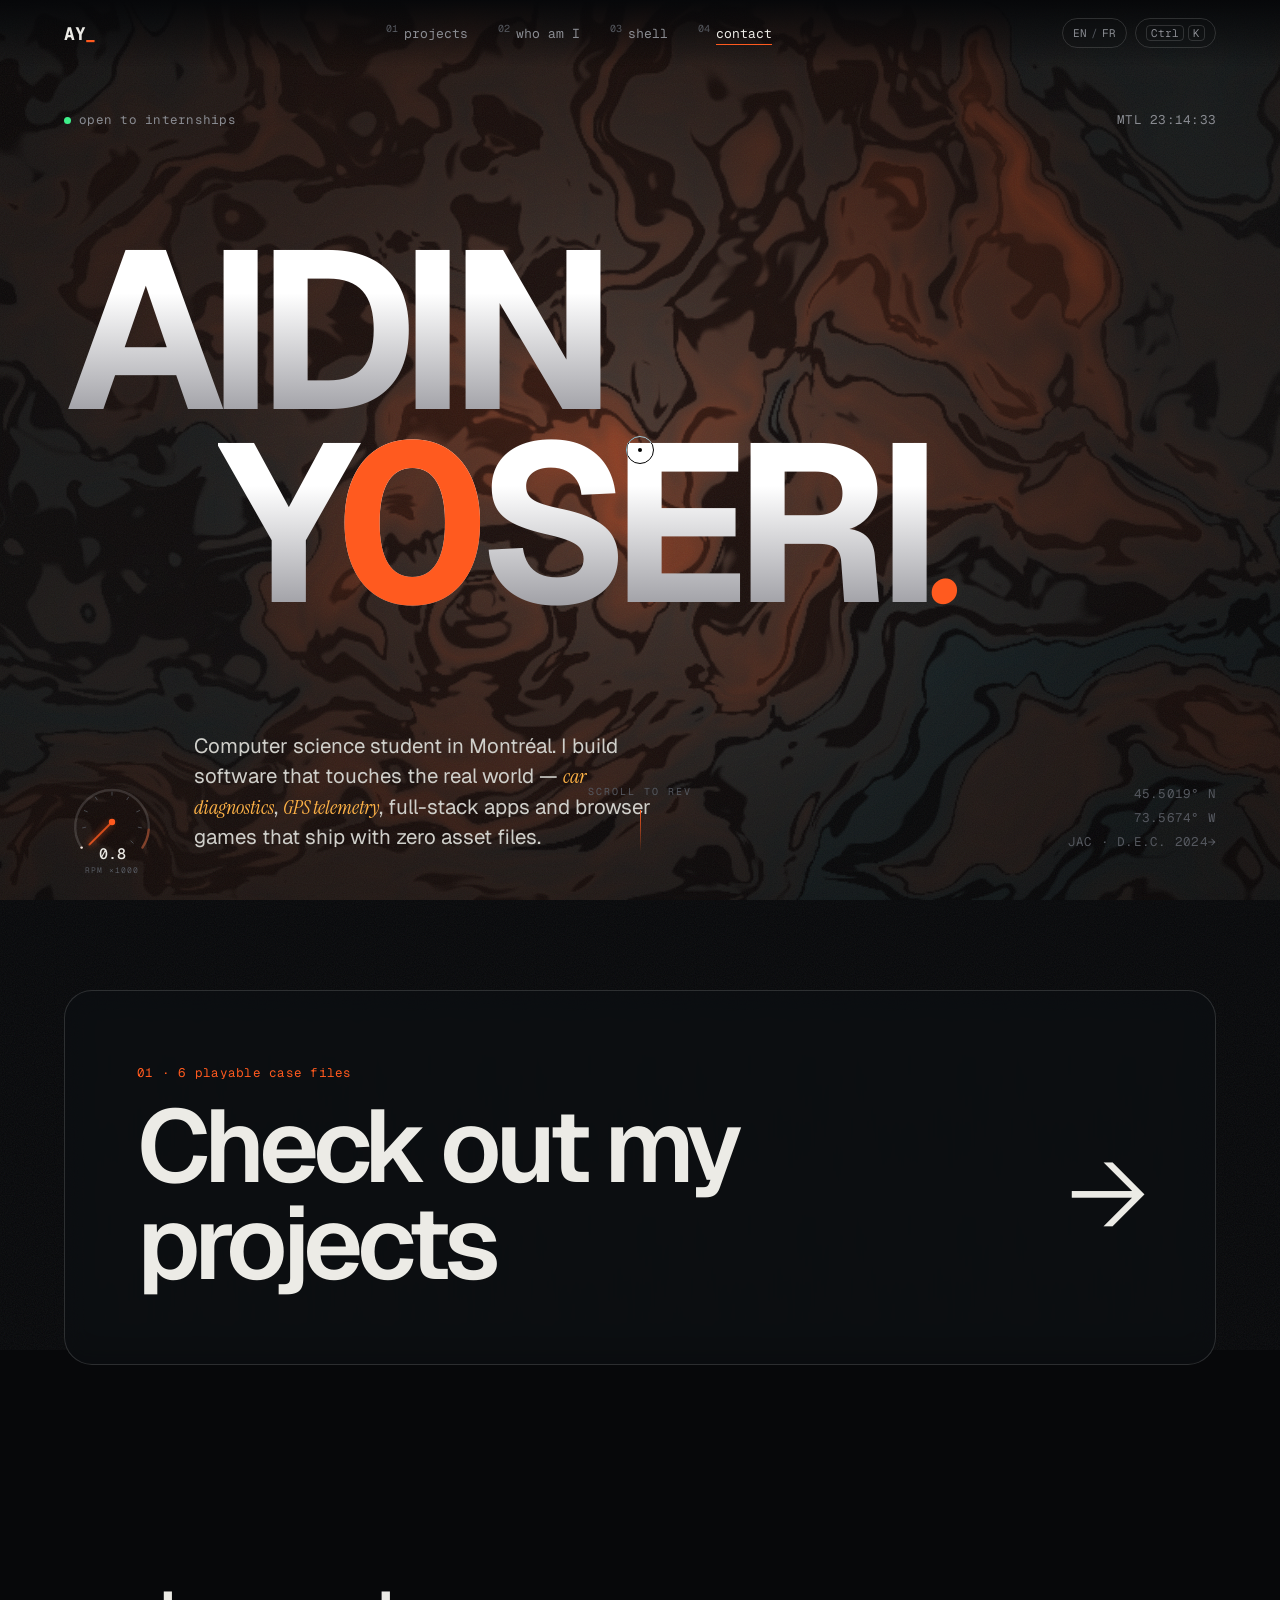
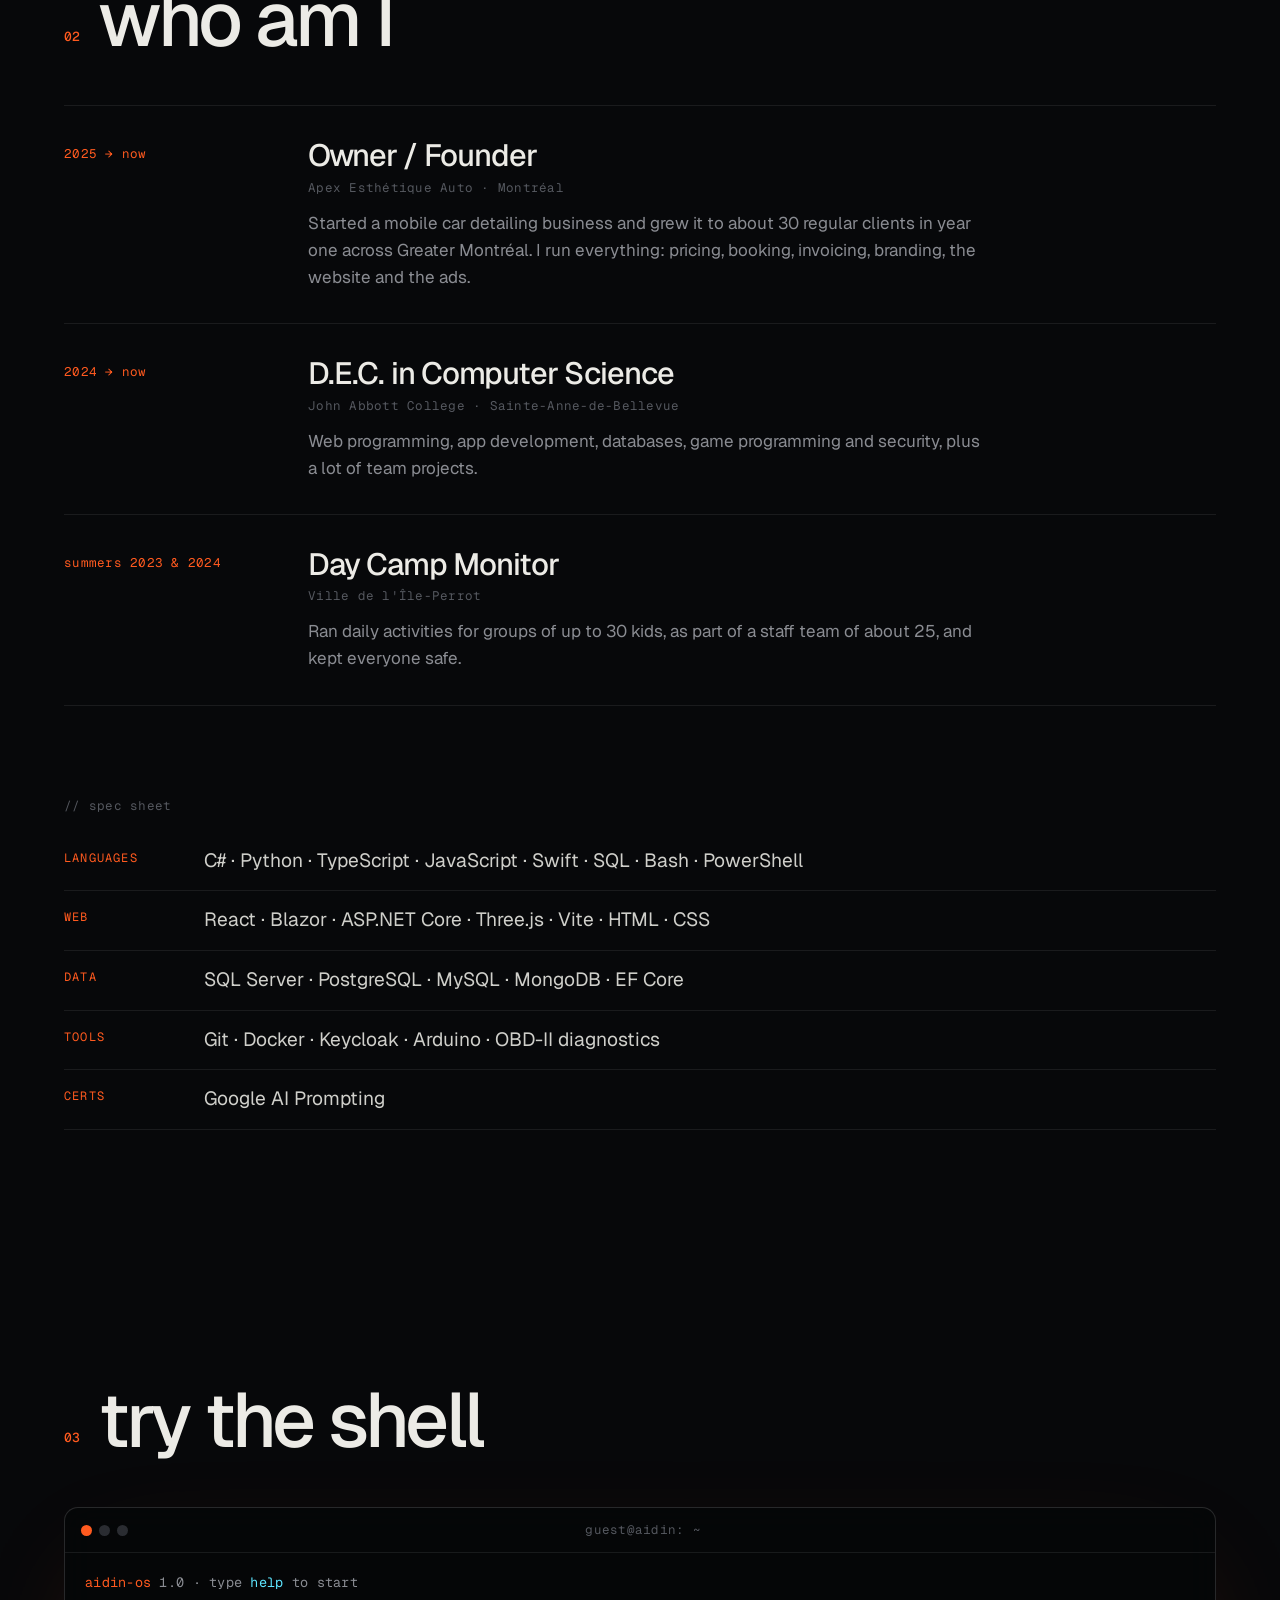
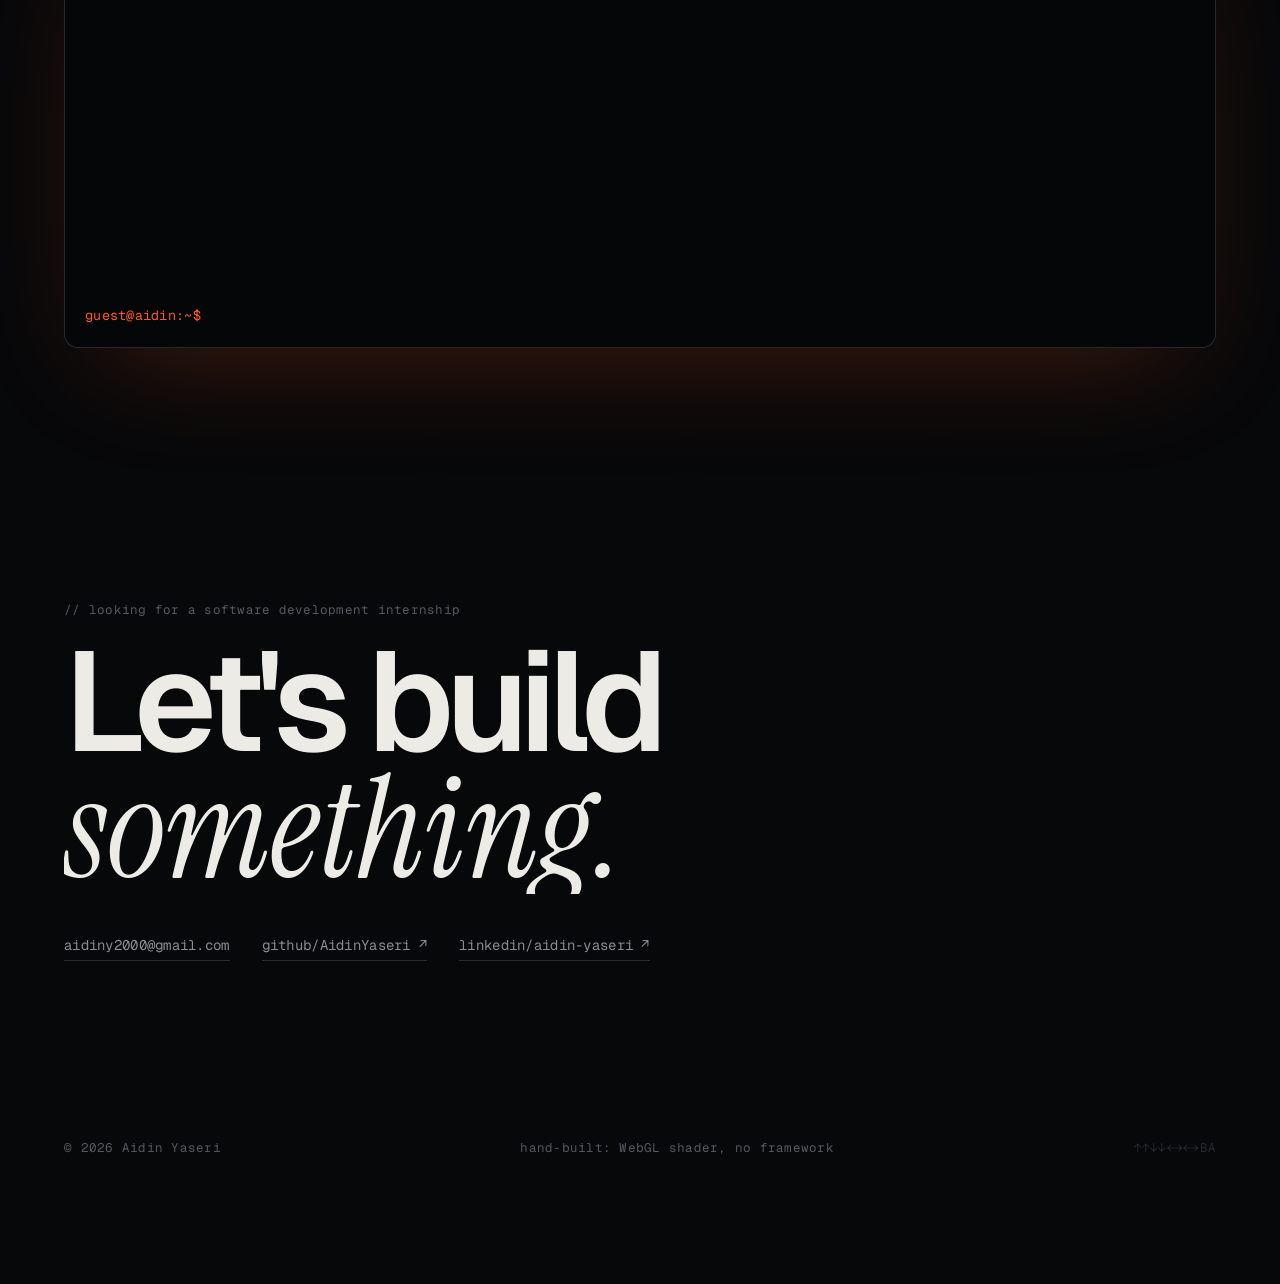
<file: index.html>
<!doctype html>
<html lang="en">
<head>
<meta charset="utf-8">
<meta name="viewport" content="width=device-width, initial-scale=1">
<title>Aidin Yaseri — Software Developer</title>
<meta name="description" content="Aidin Yaseri: computer science student in Montréal building web apps, iOS telemetry, browser games and car diagnostic tools.">
<meta name="theme-color" content="#07080a">
<link rel="icon" href="data:image/svg+xml,%3Csvg xmlns='http://www.w3.org/2000/svg' viewBox='0 0 32 32'%3E%3Crect width='32' height='32' rx='6' fill='%2307080a'/%3E%3Ctext x='16' y='22' font-family='monospace' font-size='16' font-weight='700' fill='%23ff5a1f' text-anchor='middle'%3EAY%3C/text%3E%3C/svg%3E">
<link rel="preconnect" href="https://fonts.googleapis.com">
<link rel="preconnect" href="https://fonts.gstatic.com" crossorigin>
<link href="https://fonts.googleapis.com/css2?family=Geist:wght@300..800&family=Geist+Mono:wght@400..700&family=Instrument+Serif:ital@0;1&display=swap" rel="stylesheet">
<link rel="stylesheet" href="style.css">
</head>
<body>

<!-- ============ BOOT: OBD-style scan ============ -->
<div id="boot" aria-hidden="true">
  <pre id="boot-log"></pre>
  <div class="boot-bar"><span></span></div>
  <p class="boot-skip">press any key to skip</p>
</div>

<canvas id="gl" aria-hidden="true"></canvas>
<div class="grain" aria-hidden="true"></div>
<div id="cursor" aria-hidden="true"><span></span></div>

<!-- ============ HUD ============ -->
<header class="hud">
  <a href="#top" class="hud-logo" aria-label="Home">AY<span>_</span></a>
  <nav class="hud-nav" aria-label="Sections">
    <a href="project.html"><span>01</span><i data-i18n="nav.work">projects</i></a>
    <a href="#log"><span>02</span><i data-i18n="nav.log">who am I</i></a>
    <a href="#shell"><span>03</span><i data-i18n="nav.shell">shell</i></a>
    <a href="#contact"><span>04</span><i data-i18n="nav.contact">contact</i></a>
  </nav>
  <div class="hud-right">
    <button class="chip" id="lang" aria-label="Switch language">EN<b>/</b>FR</button>
    <button class="chip" id="cmdk-open" aria-label="Open command palette"><kbd>Ctrl</kbd><kbd>K</kbd></button>
  </div>
</header>

<!-- scroll tachometer -->
<div class="tach" aria-hidden="true">
  <svg viewBox="0 0 120 120">
    <path class="tach-track" d="M 22 92 A 46 46 0 1 1 98 92"/>
    <path class="tach-red" d="M 22 92 A 46 46 0 1 1 98 92"/>
    <path class="tach-fill" d="M 22 92 A 46 46 0 1 1 98 92"/>
    <g class="tach-ticks"></g>
    <line class="tach-needle" x1="60" y1="60" x2="60" y2="20"/>
    <circle cx="60" cy="60" r="4" fill="var(--hot)"/>
  </svg>
  <div class="tach-read"><b id="rpm">0</b><small>rpm ×1000</small></div>
</div>

<main id="top">

<!-- ============ HERO ============ -->
<section class="hero">
  <div class="hero-meta mono">
    <span><i class="dot"></i><span data-i18n="hero.status">open to internships</span></span>
    <span id="clock">MTL --:--:--</span>
  </div>

  <h1 class="hero-name">
    <span class="line"><span class="scramble" data-text="AIDIN">AIDIN</span></span>
    <span class="line indent"><span class="scramble" data-text="YASERI">YASERI</span><em class="serif">.</em></span>
  </h1>

  <div class="hero-foot">
    <p class="hero-lede" data-i18n="hero.lede">Computer science student in Montréal. I build software that touches the real world — <em class="serif">car diagnostics</em>, <em class="serif">GPS telemetry</em>, full-stack apps and browser games that ship with zero asset files.</p>
    <div class="hero-coords mono">
      <span>45.5019° N</span><span>73.5674° W</span><span>JAC · D.E.C. 2024→</span>
    </div>
  </div>

  <a href="#work" class="scroll-cue mono"><span data-i18n="hero.scroll">scroll to rev</span> <i></i></a>
</section>

<!-- ============ PROJECTS (own page) ============ -->
<section id="work" class="section work-cta">
  <a class="proj-cta" href="project.html">
    <span class="mono pc-k" data-i18n="cta.k">01 · 6 playable case files</span>
    <span class="pc-t"><span data-i18n="cta.t">Check out my projects</span> <b>→</b></span>
  </a>
</section>

<!-- ============ LOG ============ -->
<section id="log" class="section">
  <h2 class="sec-head"><span class="mono">02</span><span data-i18n="log.title">who am I</span></h2>

  <ol class="timeline">
    <li class="reveal">
      <span class="t-when mono" data-i18n="log.1.when">2025 → now</span>
      <div>
        <h3 data-i18n="log.1.role">Owner / Founder</h3>
        <p class="t-where mono">Apex Esthétique Auto · Montréal</p>
        <p data-i18n="log.1.body">Started a mobile car detailing business and grew it to about 30 regular clients in year one across Greater Montréal. I run everything: pricing, booking, invoicing, branding, the website and the ads.</p>
      </div>
    </li>
    <li class="reveal">
      <span class="t-when mono" data-i18n="log.2.when">2024 → now</span>
      <div>
        <h3 data-i18n="log.2.role">D.E.C. in Computer Science</h3>
        <p class="t-where mono">John Abbott College · Sainte-Anne-de-Bellevue</p>
        <p data-i18n="log.2.body">Web programming, app development, databases, game programming and security, plus a lot of team projects.</p>
      </div>
    </li>
    <li class="reveal">
      <span class="t-when mono" data-i18n="log.3.when">summers 2023 & 2024</span>
      <div>
        <h3 data-i18n="log.3.role">Day Camp Monitor</h3>
        <p class="t-where mono">Ville de l'Île-Perrot</p>
        <p data-i18n="log.3.body">Ran daily activities for groups of up to 30 kids, as part of a staff team of about 25, and kept everyone safe.</p>
      </div>
    </li>
  </ol>

  <div class="stack reveal">
    <h3 class="mono" data-i18n="stack.title">// spec sheet</h3>
    <table>
      <tr><th data-i18n="stack.lang">languages</th><td>C# · Python · TypeScript · JavaScript · Swift · SQL · Bash · PowerShell</td></tr>
      <tr><th data-i18n="stack.web">web</th><td>React · Blazor · ASP.NET Core · Three.js · Vite · HTML · CSS</td></tr>
      <tr><th data-i18n="stack.data">data</th><td>SQL Server · PostgreSQL · MySQL · MongoDB · EF Core</td></tr>
      <tr><th data-i18n="stack.tools">tools</th><td>Git · Docker · Keycloak · Arduino · OBD-II diagnostics</td></tr>
      <tr><th data-i18n="stack.cert">certs</th><td>Google AI Prompting</td></tr>
    </table>
  </div>
</section>

<!-- ============ SHELL ============ -->
<section id="shell" class="section">
  <h2 class="sec-head"><span class="mono">03</span><span data-i18n="shell.title">try the shell</span></h2>
  <div class="term reveal" id="term">
    <div class="term-bar mono"><i></i><i></i><i></i><span>guest@aidin: ~</span></div>
    <div class="term-out mono" id="term-out" aria-live="polite"></div>
    <label class="term-in mono"><span class="prompt">guest@aidin:~$</span><input id="term-input" autocomplete="off" spellcheck="false" aria-label="Terminal input"></label>
  </div>
</section>

<!-- ============ CONTACT ============ -->
<section id="contact" class="section contact">
  <p class="mono contact-pre" data-i18n="contact.pre">// looking for a software development internship</p>
  <a class="contact-big" href="mailto:aidiny2000@gmail.com" id="mail">
    <span data-i18n="contact.big">Let's build</span> <em class="serif" data-i18n="contact.em">something.</em>
  </a>
  <div class="contact-links mono">
    <a href="mailto:aidiny2000@gmail.com">aidiny2000@gmail.com</a>
    <a href="https://github.com/AidinYaseri" target="_blank" rel="noopener">github/AidinYaseri ↗</a>
    <a href="https://www.linkedin.com/in/aidin-yaseri/" target="_blank" rel="noopener">linkedin/aidin-yaseri ↗</a>
  </div>
  <footer class="mono">
    <span>© <span id="year">2026</span> Aidin Yaseri</span>
    <span data-i18n="footer.built">hand-built: WebGL shader, no framework</span>
    <span class="hint">↑↑↓↓←→←→BA</span>
  </footer>
</section>

</main>

<!-- ============ COMMAND PALETTE ============ -->
<dialog id="cmdk" aria-label="Command palette">
  <input id="cmdk-input" placeholder="Type a command…" autocomplete="off" spellcheck="false">
  <ul id="cmdk-list" role="listbox"></ul>
  <p class="mono cmdk-foot">↑↓ navigate · ↵ run · esc close</p>
</dialog>

<script src="main.js" type="module"></script>
</body>
</html>
</file>
<file: style.css>
/* ============================================================
   Aidin Yaseri — portfolio
   instrument-cluster dark, redline orange, telemetry cyan
   ============================================================ */

@property --a { syntax: "<angle>"; initial-value: 0deg; inherits: false; }
@property --p { syntax: "<number>"; initial-value: 0; inherits: true; }

:root {
  --bg: #07080a;
  --bg2: #0d0f13;
  --line: rgba(255,255,255,.08);
  --line2: rgba(255,255,255,.14);
  --fg: #ecebe6;
  --dim: #8a8c92;
  --mute: #55585f;
  --hot: #ff5a1f;
  --hot2: #ffb347;
  --cool: #5ee6ff;
  --sans: "Geist", ui-sans-serif, system-ui, sans-serif;
  --mono: "Geist Mono", ui-monospace, "Cascadia Code", monospace;
  --serif: "Instrument Serif", Georgia, serif;
  --pad: clamp(20px, 5vw, 72px);
  --ease: cubic-bezier(.2,.8,.2,1);
}

*, *::before, *::after { box-sizing: border-box; }
html { scroll-behavior: smooth; scrollbar-color: var(--mute) var(--bg); }
body {
  margin: 0; background: var(--bg); color: var(--fg);
  font: 400 17px/1.6 var(--sans);
  -webkit-font-smoothing: antialiased;
  overflow-x: hidden;
}
body.booting { overflow: hidden; }
::selection { background: var(--hot); color: #000; }
a { color: inherit; text-decoration: none; }
.mono { font-family: var(--mono); font-size: 12.5px; letter-spacing: .02em; }
.serif { font-family: var(--serif); font-style: italic; font-weight: 400; letter-spacing: 0; }
em.serif { color: var(--hot2); }
button { font: inherit; color: inherit; background: none; border: 0; cursor: pointer; }
:focus-visible { outline: 1px solid var(--hot); outline-offset: 3px; }

/* ---------- background layers ---------- */
#gl { position: fixed; inset: 0; width: 100%; height: 100%; z-index: -2; display: block; }
.grain {
  position: fixed; inset: -50%; z-index: -1; pointer-events: none; opacity: .07;
  background-image: url("data:image/svg+xml,%3Csvg xmlns='http://www.w3.org/2000/svg' width='160' height='160'%3E%3Cfilter id='n'%3E%3CfeTurbulence type='fractalNoise' baseFrequency='.9' numOctaves='3' stitchTiles='stitch'/%3E%3C/filter%3E%3Crect width='100%25' height='100%25' filter='url(%23n)'/%3E%3C/svg%3E");
  animation: grain 1s steps(6) infinite;
}
@keyframes grain { 0%{transform:translate(0,0)} 25%{transform:translate(-3%,2%)} 50%{transform:translate(2%,-4%)} 75%{transform:translate(-1%,3%)} 100%{transform:translate(3%,1%)} }

/* ---------- boot ---------- */
#boot {
  position: fixed; inset: 0; z-index: 100; background: var(--bg);
  display: grid; place-content: center; gap: 18px; padding: var(--pad);
  transition: clip-path .9s var(--ease);
  clip-path: inset(0 0 0 0);
}
#boot.done { clip-path: inset(0 0 100% 0); }
#boot-log { margin: 0; font: 13px/1.7 var(--mono); color: var(--dim); min-height: 13.6em; width: min(560px, 86vw); white-space: pre-wrap; }
#boot-log .ok { color: var(--cool); } #boot-log .hot { color: var(--hot); }
.boot-bar { height: 2px; background: var(--line); width: min(560px, 86vw); overflow: hidden; }
.boot-bar span { display: block; height: 100%; width: 0; background: var(--hot); box-shadow: 0 0 12px var(--hot); transition: width .2s; }
.boot-skip { margin: 0; font: 11px var(--mono); color: var(--mute); text-transform: uppercase; letter-spacing: .2em; }

/* ---------- cursor ---------- */
#cursor { position: fixed; left: 0; top: 0; z-index: 90; pointer-events: none; mix-blend-mode: difference; }
#cursor span {
  position: absolute; width: 28px; height: 28px; margin: -14px 0 0 -14px;
  border: 1px solid #fff; border-radius: 50%;
  transition: width .25s var(--ease), height .25s var(--ease), margin .25s var(--ease), background .25s;
}
#cursor::after { content:""; position:absolute; width:4px; height:4px; margin:-2px 0 0 -2px; background:#fff; border-radius:50%; }
#cursor.big span { width: 64px; height: 64px; margin: -32px 0 0 -32px; background: #fff; }
@media (hover: none), (pointer: coarse) { #cursor { display: none; } }
@media (hover: hover) and (pointer: fine) { body, a, button { cursor: none; } input { cursor: text; } }

/* ---------- HUD ---------- */
.hud {
  position: fixed; inset: 0 0 auto 0; z-index: 50;
  display: flex; align-items: center; justify-content: space-between; gap: 16px;
  padding: 18px var(--pad);
  background: linear-gradient(var(--bg) 0%, transparent 100%);
}
.hud-logo { font: 700 18px var(--mono); letter-spacing: -.02em; }
.hud-logo span { color: var(--hot); animation: blink 1.1s steps(1) infinite; }
@keyframes blink { 50% { opacity: 0; } }
.hud-nav { display: flex; gap: clamp(10px, 2.4vw, 30px); font: 13px var(--mono); }
.hud-nav a { display: flex; gap: 6px; color: var(--dim); transition: color .2s; }
.hud-nav a span { color: var(--mute); font-size: 10px; translate: 0 -3px; }
.hud-nav a i { font-style: normal; position: relative; }
.hud-nav a i::after { content:""; position:absolute; left:0; right:0; bottom:-3px; height:1px; background:var(--hot); scale:0 1; transform-origin:left; transition: scale .3s var(--ease); }
.hud-nav a:hover, .hud-nav a.on { color: var(--fg); }
.hud-nav a:hover i::after, .hud-nav a.on i::after { scale: 1 1; }
.hud-right { display: flex; gap: 8px; }
.chip { font: 11px var(--mono); padding: 6px 10px; border: 1px solid var(--line2); border-radius: 999px; color: var(--dim); display: flex; gap: 4px; align-items: center; transition: border-color .2s, color .2s; backdrop-filter: blur(8px); }
.chip:hover { color: var(--fg); border-color: var(--hot); }
.chip b { color: var(--mute); font-weight: 400; }
kbd { font: inherit; padding: 0 4px; border: 1px solid var(--line2); border-radius: 4px; }
@media (max-width: 760px) { .hud-nav { display: none; } }

/* ---------- tachometer ---------- */
.tach { position: fixed; left: var(--pad); bottom: 22px; z-index: 40; width: 96px; pointer-events: none; }
.tach svg { width: 96px; overflow: visible; }
.tach path { fill: none; stroke-width: 3; stroke-linecap: round; }
.tach-track { stroke: var(--line2); }
.tach-red { stroke: var(--hot); stroke-dasharray: 0 175 50 999; opacity: .35; }
.tach-fill { stroke: var(--fg); stroke-dasharray: calc(var(--p) * 225) 999; }
.tach-ticks line { stroke: var(--mute); stroke-width: 1; }
.tach-needle { stroke: var(--hot); stroke-width: 2; stroke-linecap: round; transform-origin: 60px 60px; transform: rotate(calc(-135deg + var(--p) * 270deg)); filter: drop-shadow(0 0 4px var(--hot)); }
.tach-read { position: absolute; left: 0; right: 0; top: 70px; text-align: center; font: 10px var(--mono); color: var(--mute); }
.tach-read b { display: block; font-size: 15px; color: var(--fg); font-weight: 500; }
.tach-read small { font-size: 8px; letter-spacing: .12em; text-transform: uppercase; }
.tach.redline .tach-read b { color: var(--hot); }
@media (max-width: 1100px) { .tach { display: none; } }

/* ---------- layout ---------- */
main { position: relative; }
.section { padding: clamp(90px, 14vh, 160px) var(--pad); max-width: 1400px; margin: 0 auto; }
.sec-head {
  display: flex; align-items: baseline; gap: 18px; margin: 0 0 48px;
  font: 500 clamp(36px, 6vw, 84px)/1 var(--sans); letter-spacing: -.045em;
}
.sec-head .mono { font-size: 13px; color: var(--hot); letter-spacing: 0; translate: 0 -.4em; }
.sec-sub { color: var(--mute); margin: -32px 0 36px; }

/* ---------- hero ---------- */
.hero {
  min-height: 100svh; padding: 110px var(--pad) 48px;
  display: grid; grid-template-rows: auto 1fr auto; position: relative;
}
.hero-meta { display: flex; justify-content: space-between; color: var(--dim); }
.hero-meta > span { display: flex; align-items: center; gap: 8px; }
.dot { width: 7px; height: 7px; border-radius: 50%; background: #3ef08a; box-shadow: 0 0 0 0 #3ef08a88; animation: ping 2s infinite; }
@keyframes ping { 70% { box-shadow: 0 0 0 9px #3ef08a00; } 100% { box-shadow: 0 0 0 0 #3ef08a00; } }
.hero-name {
  align-self: center; margin: 0;
  font: 700 clamp(64px, 17.5vw, 300px)/.82 var(--sans); letter-spacing: -.065em;
  text-transform: uppercase;
}
.hero-name .line { display: block; overflow: hidden; padding-bottom: .04em; }
.hero-name .line > * { display: inline-block; }
.hero-name .indent { padding-left: 12vw; }
.hero-name em.serif { text-transform: none; color: var(--hot); font-size: 1.1em; line-height: 0; }
.scramble { background: linear-gradient(180deg, #fff 30%, #9a9aa0); -webkit-background-clip: text; background-clip: text; color: transparent; }
.scramble .gl { color: var(--hot); -webkit-text-fill-color: var(--hot); }
.hero-ready .hero-name .line > * { animation: rise 1.1s var(--ease) both; }
.hero-ready .hero-name .line:nth-child(2) > * { animation-delay: .08s; }
@keyframes rise { from { transform: translateY(105%); } }
.hero-foot { display: flex; justify-content: space-between; align-items: end; gap: 32px; flex-wrap: wrap; }
.hero-lede { max-width: 34ch; margin: 0; font-size: clamp(18px, 1.6vw, 23px); line-height: 1.45; color: #cfcfca; }
.hero-coords { display: grid; gap: 4px; color: var(--mute); text-align: right; }
.scroll-cue { position: absolute; left: 50%; bottom: 48px; translate: -50% 0; color: var(--mute); display: flex; flex-direction: column; align-items: center; gap: 10px; text-transform: uppercase; letter-spacing: .2em; font-size: 10px; }
.scroll-cue i { width: 1px; height: 42px; background: linear-gradient(var(--hot), transparent); animation: drip 1.8s var(--ease) infinite; transform-origin: top; }
@keyframes drip { 0% { scale: 1 0; } 50% { scale: 1 1; } 100% { scale: 1 1; opacity: 0; } }
@media (max-width: 1100px) { .scroll-cue { display: none; } }
@media (max-width: 760px) { .hero-coords { text-align: left; } }
/* keep the tach clear of the hero lede on wide screens */
@media (min-width: 1101px) { .hero-lede { margin-left: 130px; } }

/* ---------- reveal (scroll-driven where supported) ---------- */
.reveal { opacity: 0; translate: 0 40px; transition: opacity .9s var(--ease), translate .9s var(--ease); }
.reveal.in { opacity: 1; translate: 0 0; }
@supports (animation-timeline: view()) {
  .reveal { opacity: 1; translate: none; transition: none; animation: reveal linear both; animation-timeline: view(); animation-range: entry 0% cover 30%; }
  @keyframes reveal { from { opacity: 0; translate: 0 60px; filter: blur(6px); } }
}

/* ---------- about ---------- */
.about-grid { display: grid; grid-template-columns: 1.3fr 1fr; gap: 56px 72px; }
.about-big { grid-column: 1 / -1; margin: 0; font: 400 clamp(26px, 3.4vw, 50px)/1.15 var(--sans); letter-spacing: -.03em; max-width: 24ch; }
.about-copy p { margin: 0 0 1em; color: var(--dim); max-width: 52ch; }
.about-copy strong { color: var(--fg); font-weight: 500; }
.stats { display: grid; grid-template-columns: 1fr 1fr; margin: 0; border-top: 1px solid var(--line); }
.stats div { padding: 20px 0; border-bottom: 1px solid var(--line); }
.stats div:nth-child(odd) { border-right: 1px solid var(--line); padding-right: 16px; }
.stats div:nth-child(even) { padding-left: 20px; }
.stats dt { font: 11px var(--mono); color: var(--mute); text-transform: uppercase; letter-spacing: .08em; }
.stats dd { margin: 6px 0 0; font: 500 52px/1 var(--sans); letter-spacing: -.05em; }
.stats dd small { font: 11px var(--mono); color: var(--hot); margin-left: 8px; letter-spacing: .05em; }
@media (max-width: 860px) { .about-grid { grid-template-columns: 1fr; } }

/* ---------- bento ---------- */
.bento { display: grid; grid-template-columns: repeat(4, 1fr); grid-auto-rows: minmax(300px, auto); grid-auto-flow: dense; gap: 14px; }
.c-xl { grid-column: span 2; grid-row: span 2; }
.c-tall { grid-row: span 2; }
.c-wide { grid-column: span 2; }
.c-full { grid-column: 1 / -1; flex-direction: row-reverse; min-height: 240px; }
.c-full .card-body { flex: 1; align-self: end; max-width: 520px; }
.c-full .card-art { flex: 1.4; }
@media (max-width: 640px) { .c-full { flex-direction: column; } }
@media (max-width: 1100px) { .bento { grid-template-columns: repeat(2, 1fr); } .c-tall { grid-row: span 1; } }
@media (max-width: 640px) { .bento { grid-template-columns: 1fr; } .c-xl, .c-wide { grid-column: auto; grid-row: auto; } }

.card {
  --mx: 50%; --my: 50%; --rx: 0deg; --ry: 0deg;
  position: relative; isolation: isolate; overflow: hidden;
  display: flex; flex-direction: column;
  border-radius: 18px; background: rgba(13,15,19,.72);
  border: 1px solid var(--line);
  transform: perspective(900px) rotateX(var(--rx)) rotateY(var(--ry));
  transition: transform .5s var(--ease), border-color .3s;
  backdrop-filter: blur(14px);
}
.card:hover { transition: transform .08s linear, border-color .3s; }
/* spotlight that follows the pointer */
.card::before {
  content: ""; position: absolute; inset: 0; z-index: -1; opacity: 0; transition: opacity .3s;
  background: radial-gradient(420px circle at var(--mx) var(--my), rgba(255,90,31,.16), transparent 60%);
}
/* rotating conic border */
.card::after {
  content: ""; position: absolute; inset: 0; border-radius: inherit; padding: 1px; opacity: 0; transition: opacity .3s;
  background: conic-gradient(from var(--a), transparent 0 70%, var(--hot) 85%, var(--cool) 95%, transparent);
  -webkit-mask: linear-gradient(#000 0 0) content-box, linear-gradient(#000 0 0); -webkit-mask-composite: xor; mask-composite: exclude;
  animation: spin 4s linear infinite;
}
@keyframes spin { to { --a: 360deg; } }
.card:hover::before, .card:hover::after { opacity: 1; }
.card-art { flex: 1; min-height: 130px; position: relative; overflow: hidden; }
.card-body { padding: 22px 24px 24px; }
.card-top { display: flex; justify-content: space-between; gap: 10px; color: var(--mute); font-size: 11px; margin-bottom: 10px; }
.card-top .live { color: #3ef08a; }
.card h3 { margin: 0 0 8px; font: 600 24px/1.1 var(--sans); letter-spacing: -.03em; }
.c-xl h3 { font-size: clamp(30px, 3.2vw, 48px); }
.card p { margin: 0; color: var(--dim); font-size: 15px; line-height: 1.55; }
.langbar { display: flex; height: 4px; border-radius: 4px; overflow: hidden; margin-top: 18px; gap: 2px; }
.langbar i { display: block; height: 100%; }
.langkey { display: flex; flex-wrap: wrap; gap: 4px 12px; margin-top: 8px; font: 10px var(--mono); color: var(--mute); }
.langkey span::before { content: ""; display: inline-block; width: 6px; height: 6px; border-radius: 50%; background: var(--c); margin-right: 5px; }

/* card art */
.art-battery { display: grid; place-items: center; background: radial-gradient(circle at 50% 120%, rgba(255,90,31,.22), transparent 60%); }
.phone { width: 150px; aspect-ratio: 9/18; border: 2px solid #2a2c31; border-radius: 26px; background: #050506; display: grid; place-content: center; justify-items: center; gap: 8px; box-shadow: 0 30px 80px -20px rgba(255,90,31,.45); transition: transform .6s var(--ease); }
.card:hover .phone { transform: translateY(-8px) rotate(-3deg); }
.phone b { font: 600 44px var(--mono); color: var(--hot); letter-spacing: -.05em; animation: flicker 3.2s infinite; }
.phone small { font: 9px var(--mono); color: var(--mute); text-transform: uppercase; letter-spacing: .14em; }
.phone-bat { width: 44px; height: 20px; border: 2px solid var(--mute); border-radius: 4px; padding: 2px; position: relative; }
.phone-bat::after { content:""; position:absolute; right:-6px; top:5px; width:3px; height:6px; background:var(--mute); border-radius:0 2px 2px 0; }
.phone-bat span { display:block; width: 8%; height: 100%; background: var(--hot); border-radius: 1px; }
@keyframes flicker { 0%,100%{opacity:1} 92%{opacity:1} 93%{opacity:.2} 94%{opacity:1} 96%{opacity:.4} 97%{opacity:1} }

.art-tracky { padding: 26px 24px 0; display: flex; flex-direction: column; justify-content: space-between; background: linear-gradient(180deg, transparent, rgba(94,230,255,.06)); }
.gauge-read b { display: block; font: 600 64px/1 var(--mono); letter-spacing: -.06em; color: var(--fg); }
.gauge-read small { color: var(--cool); }
.speedline { width: 100%; }
.speedline path { fill: none; stroke: var(--cool); stroke-width: 2; stroke-dasharray: 260; stroke-dashoffset: 260; filter: drop-shadow(0 0 6px var(--cool)); transition: stroke-dashoffset 1.6s var(--ease); }
.card:hover .speedline path, .speedline.in path { stroke-dashoffset: 0; }

.art-arch { display: flex; align-items: center; justify-content: center; gap: 0; padding: 20px; flex-wrap: wrap; }
.art-arch span { padding: 8px 12px; border: 1px solid var(--line2); border-radius: 8px; color: var(--dim); font-size: 11px; background: var(--bg2); }
.art-arch i { width: 26px; height: 1px; background: repeating-linear-gradient(90deg, var(--hot) 0 4px, transparent 4px 8px); background-size: 16px 1px; animation: flow .6s linear infinite; }
@keyframes flow { to { background-position: 16px 0; } }

.art-obd { display: flex; flex-direction: column; align-items: flex-start; justify-content: center; gap: 6px; padding: 24px; font-size: 13px; }
.art-obd span { color: var(--hot); padding-left: 16px; position: relative; }
.art-obd span::before { content: "!"; position: absolute; left: 0; color: var(--hot); }
.art-obd span.ok { color: #3ef08a; } .art-obd span.ok::before { content: "✓"; color: #3ef08a; }

.art-fin { display: flex; align-items: flex-end; gap: 8px; padding: 24px 24px 0; }
.art-fin i { flex: 1; height: var(--h); background: linear-gradient(var(--hot2), transparent); border-radius: 4px 4px 0 0; opacity: .7; transform-origin: bottom; transition: scale .6s var(--ease); scale: 1 .5; }
.card:hover .art-fin i { scale: 1 1; }
.art-fin i:nth-child(2n) { transition-delay: .05s; } .art-fin i:nth-child(3n) { transition-delay: .1s; }

.art-park { display: grid; grid-template-columns: repeat(4, 1fr); gap: 8px; padding: 24px; align-content: center; }
.art-park i { height: 44px; border: 1px dashed var(--line2); border-radius: 6px; background: rgba(255,90,31,.12); }
.art-park i.f { background: rgba(62,240,138,.14); border-color: rgba(62,240,138,.5); animation: pulse 2.4s infinite; }
@keyframes pulse { 50% { background: rgba(62,240,138,.04); } }

.art-score { display: flex; align-items: center; justify-content: center; gap: 14px; font-size: 64px; color: var(--fg); }
.art-score b { font-weight: 600; } .art-score span { color: var(--hot); animation: blink 1s steps(1) infinite; }

.art-map { background-image: linear-gradient(var(--line) 1px, transparent 1px), linear-gradient(90deg, var(--line) 1px, transparent 1px); background-size: 22px 22px; }
.art-map i { position: absolute; left: var(--x); top: var(--y); width: 10px; height: 10px; border-radius: 50%; background: var(--cool); box-shadow: 0 0 0 0 var(--cool); animation: ping2 2.4s infinite; }
.art-map i:nth-child(2) { animation-delay: .6s; } .art-map i:nth-child(3) { animation-delay: 1.2s; } .art-map i:nth-child(4) { animation-delay: 1.8s; }
@keyframes ping2 { 70% { box-shadow: 0 0 0 16px transparent; } }

/* ---------- timeline ---------- */
.timeline { list-style: none; margin: 0 0 90px; padding: 0; border-top: 1px solid var(--line); }
.timeline li { display: grid; grid-template-columns: 220px 1fr; gap: 24px; padding: 32px 0; border-bottom: 1px solid var(--line); position: relative; }
.timeline li::before { content: ""; position: absolute; left: 0; top: -1px; height: 1px; width: 0; background: var(--hot); transition: width .8s var(--ease); }
.timeline li:hover::before { width: 100%; }
.timeline li { padding-right: 72px; transition: padding-left .5s var(--ease); }
.timeline li::after {
  content: "→"; position: absolute; right: 8px; top: 50%;
  font: 300 clamp(28px, 3vw, 44px)/1 var(--sans); color: var(--hot);
  opacity: 0; transform: translate(-24px, -50%); transition: opacity .35s var(--ease), transform .5s var(--ease);
}
.timeline li:hover::after { opacity: 1; transform: translate(0, -50%); }
@media (hover: hover) { .timeline li:hover { padding-left: 10px; } }
.t-when { color: var(--hot); padding-top: 6px; }
.timeline h3 { margin: 0; font: 500 clamp(22px, 2.4vw, 32px)/1.15 var(--sans); letter-spacing: -.03em; }
.t-where { color: var(--mute); margin: 4px 0 12px; }
.timeline p:last-child { margin: 0; color: var(--dim); max-width: 62ch; }
@media (max-width: 700px) { .timeline li { grid-template-columns: 1fr; gap: 6px; } }

.stack h3 { color: var(--mute); font-weight: 400; margin: 0 0 16px; }
.stack table { width: 100%; border-collapse: collapse; }
.stack th, .stack td { text-align: left; padding: 14px 0; border-bottom: 1px solid var(--line); vertical-align: top; }
.stack th { font: 400 12px var(--mono); color: var(--hot); width: 140px; text-transform: uppercase; letter-spacing: .1em; padding-top: 18px; }
.stack td { font-size: clamp(16px, 1.5vw, 20px); color: #cfcfca; }

/* ---------- terminal ---------- */
.term { border: 1px solid var(--line2); border-radius: 14px; background: rgba(5,6,8,.85); backdrop-filter: blur(16px); overflow: hidden; box-shadow: 0 40px 120px -40px rgba(255,90,31,.25); }
.term-bar { display: flex; align-items: center; gap: 7px; padding: 12px 16px; border-bottom: 1px solid var(--line); color: var(--mute); }
.term-bar i { width: 11px; height: 11px; border-radius: 50%; background: #2a2c31; }
.term-bar i:first-child { background: var(--hot); }
.term-bar span { margin-left: auto; margin-right: auto; translate: -24px 0; }
.term-out { padding: 18px 20px 0; height: 340px; overflow-y: auto; white-space: pre-wrap; color: var(--dim); font-size: 13.5px; line-height: 1.65; }
.term-out .c { color: var(--fg); } .term-out .h { color: var(--hot); } .term-out .k { color: var(--cool); } .term-out a { color: var(--cool); text-decoration: underline; text-underline-offset: 3px; }
.term-in { display: flex; gap: 10px; padding: 12px 20px 18px; font-size: 13.5px; }
.prompt { color: var(--hot); white-space: nowrap; }
.term-in input { flex: 1; background: none; border: 0; outline: 0; color: var(--fg); font: inherit; caret-color: var(--hot); }

/* ---------- contact ---------- */
.contact { min-height: 90svh; display: flex; flex-direction: column; justify-content: center; }
.contact-pre { color: var(--mute); margin: 0 0 18px; }
.contact-big {
  font: 600 clamp(52px, 11vw, 190px)/.9 var(--sans); letter-spacing: -.06em; display: inline-block; width: fit-content;
  background: linear-gradient(90deg, var(--fg) 0 50%, var(--hot) 50% 100%); background-size: 200% 100%; background-position: 0 0;
  -webkit-background-clip: text; background-clip: text; color: transparent; transition: background-position .7s var(--ease);
}
.contact-big .serif { -webkit-text-fill-color: transparent; }
.contact-big:hover { background-position: -100% 0; }
.contact-links { display: flex; flex-wrap: wrap; gap: 12px 32px; margin-top: 40px; font-size: 14px; }
.contact-links a { color: var(--dim); border-bottom: 1px solid var(--line2); padding-bottom: 4px; transition: color .2s, border-color .2s; }
.contact-links a:hover { color: var(--fg); border-color: var(--hot); }
footer { display: flex; justify-content: space-between; gap: 16px; flex-wrap: wrap; margin-top: auto; padding-top: 120px; color: var(--mute); }
footer .hint { opacity: .4; }

/* ---------- command palette ---------- */
#cmdk { width: min(560px, 92vw); padding: 0; border: 1px solid var(--line2); border-radius: 14px; background: rgba(13,15,19,.96); color: var(--fg); box-shadow: 0 40px 120px rgba(0,0,0,.6); margin-top: 14vh; }
#cmdk::backdrop { background: rgba(0,0,0,.55); backdrop-filter: blur(4px); }
#cmdk[open] { animation: pop .25s var(--ease); }
@keyframes pop { from { opacity: 0; transform: translateY(-10px) scale(.98); } }
#cmdk-input { width: 100%; padding: 18px 20px; background: none; border: 0; border-bottom: 1px solid var(--line); color: var(--fg); font: 16px var(--sans); outline: 0; }
#cmdk-list { list-style: none; margin: 0; padding: 8px; max-height: 320px; overflow-y: auto; }
#cmdk-list li { display: flex; justify-content: space-between; padding: 10px 12px; border-radius: 8px; color: var(--dim); font-size: 14px; }
#cmdk-list li small { font: 11px var(--mono); color: var(--mute); }
#cmdk-list li[aria-selected="true"] { background: rgba(255,90,31,.12); color: var(--fg); }
#cmdk-list li[aria-selected="true"] small { color: var(--hot); }
.cmdk-foot { margin: 0; padding: 10px 20px; border-top: 1px solid var(--line); color: var(--mute); font-size: 11px; }

/* ---------- redline mode (konami) ---------- */
body.redline { --hot: #ff1f3d; --hot2: #ff6b81; --cool: #ff9a1f; }
body.redline .hero-name { animation: shake .12s 10; }
@keyframes shake { 50% { transform: translate(2px, -2px); } }

/* ---------- view transition for language switch ---------- */
::view-transition-old(root) { animation: .35s var(--ease) both vt-out; }
::view-transition-new(root) { animation: .35s var(--ease) both vt-in; }
@keyframes vt-out { to { opacity: 0; filter: blur(8px); } }
@keyframes vt-in { from { opacity: 0; filter: blur(8px); } }

@media (prefers-reduced-motion: reduce) {
  *, *::before, *::after { animation-duration: .001ms !important; animation-iteration-count: 1 !important; transition-duration: .001ms !important; }
  .reveal { opacity: 1 !important; translate: none !important; filter: none !important; }
  .grain { display: none; }
}

/* ---------- projects call-to-action (projects live on project.html) ---------- */
.work-cta { padding-top: clamp(60px, 10vh, 120px); padding-bottom: clamp(60px, 10vh, 120px); }
.proj-cta {
  position: relative; isolation: isolate; overflow: hidden; display: flex; flex-direction: column; gap: 14px;
  padding: clamp(32px, 6vw, 72px); border-radius: 28px; border: 1px solid var(--line2);
  background: rgba(13,15,19,.6); backdrop-filter: blur(14px);
  transition: border-color .35s, transform .5s var(--ease);
}
.proj-cta::before { content: ""; position: absolute; inset: 0; z-index: -1; background: linear-gradient(100deg, var(--hot), var(--hot2)); transform: translateX(-101%); transition: transform .7s var(--ease); }
.proj-cta:hover { border-color: var(--hot); transform: translateY(-4px); }
.proj-cta:hover::before { transform: translateX(0); }
.pc-k { color: var(--hot); transition: color .4s; }
.pc-t { display: flex; justify-content: space-between; align-items: center; gap: 24px; font: 600 clamp(40px, 8vw, 128px)/.95 var(--sans); letter-spacing: -.06em; transition: color .4s; }
.pc-t b { font-weight: 300; transition: transform .5s var(--ease); }
.proj-cta:hover .pc-k, .proj-cta:hover .pc-t { color: #000; }
.proj-cta:hover .pc-t b { transform: translateX(12px); }
</file>
